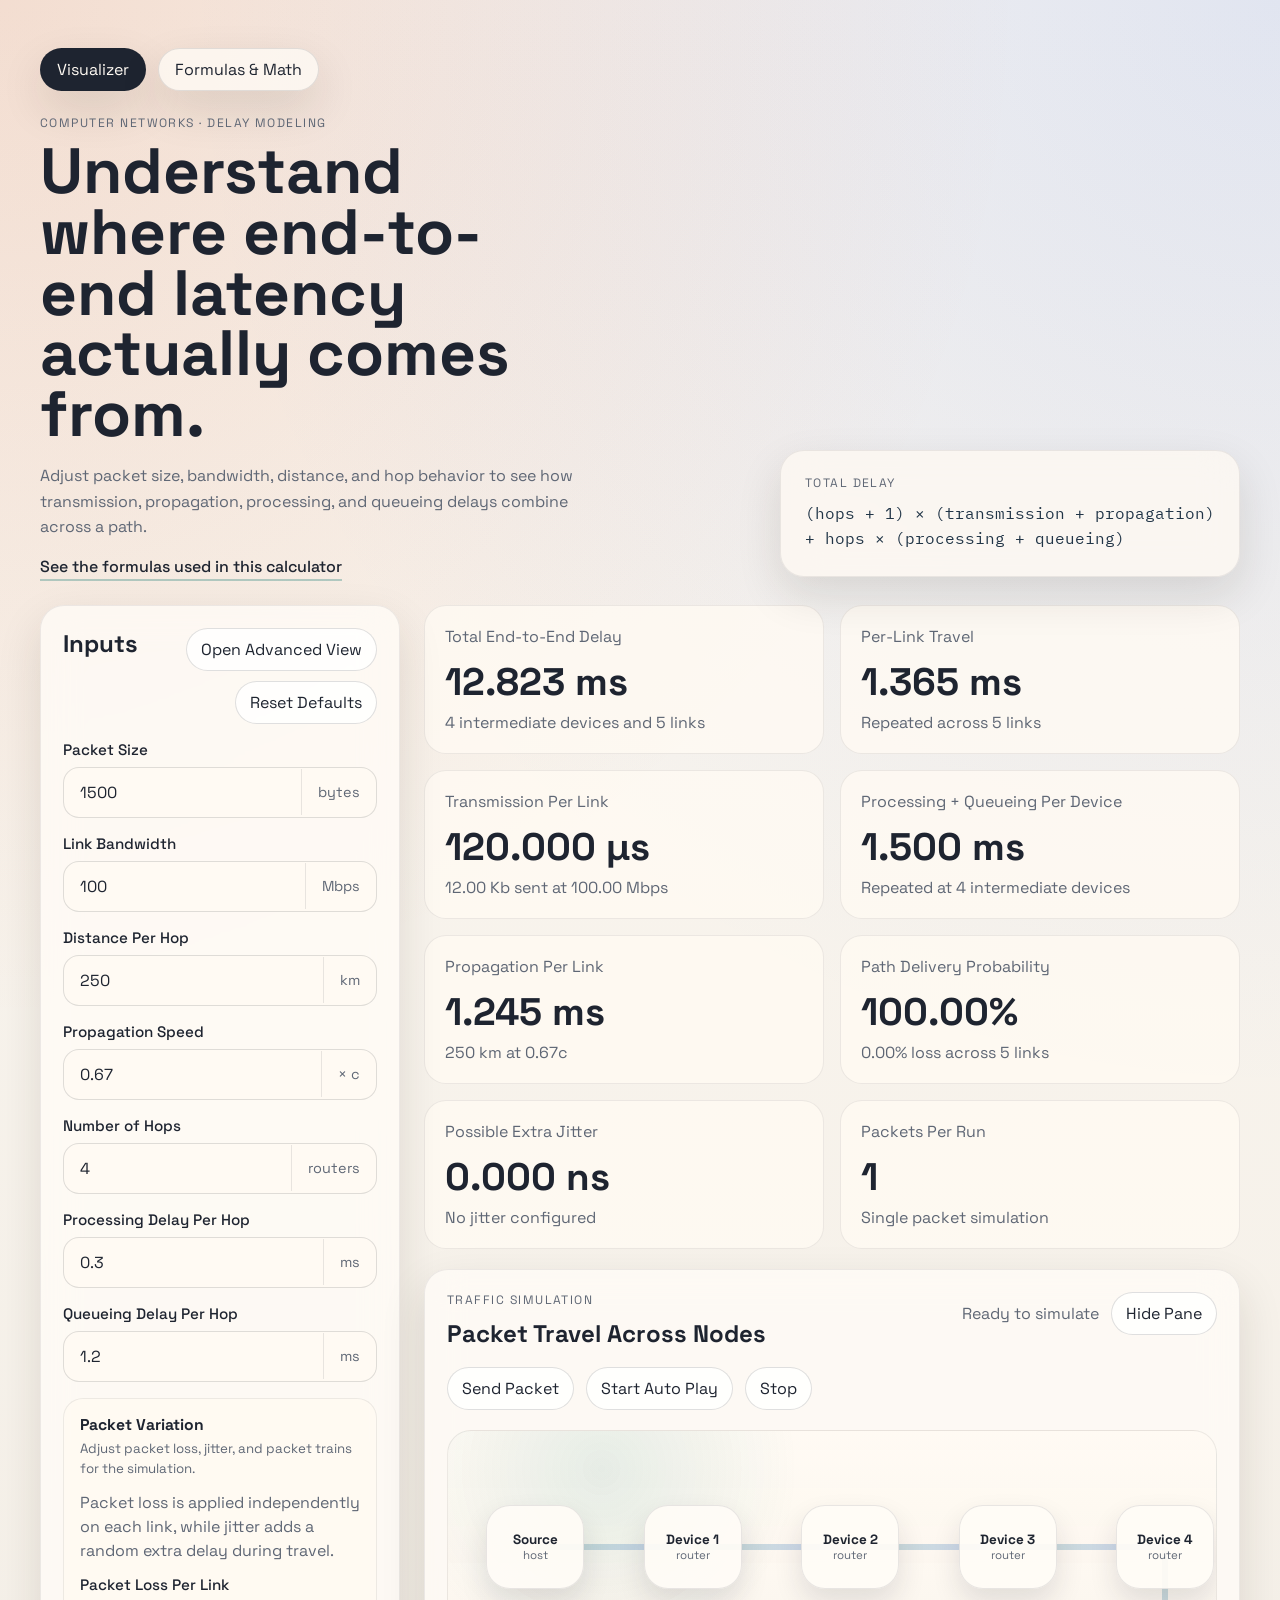
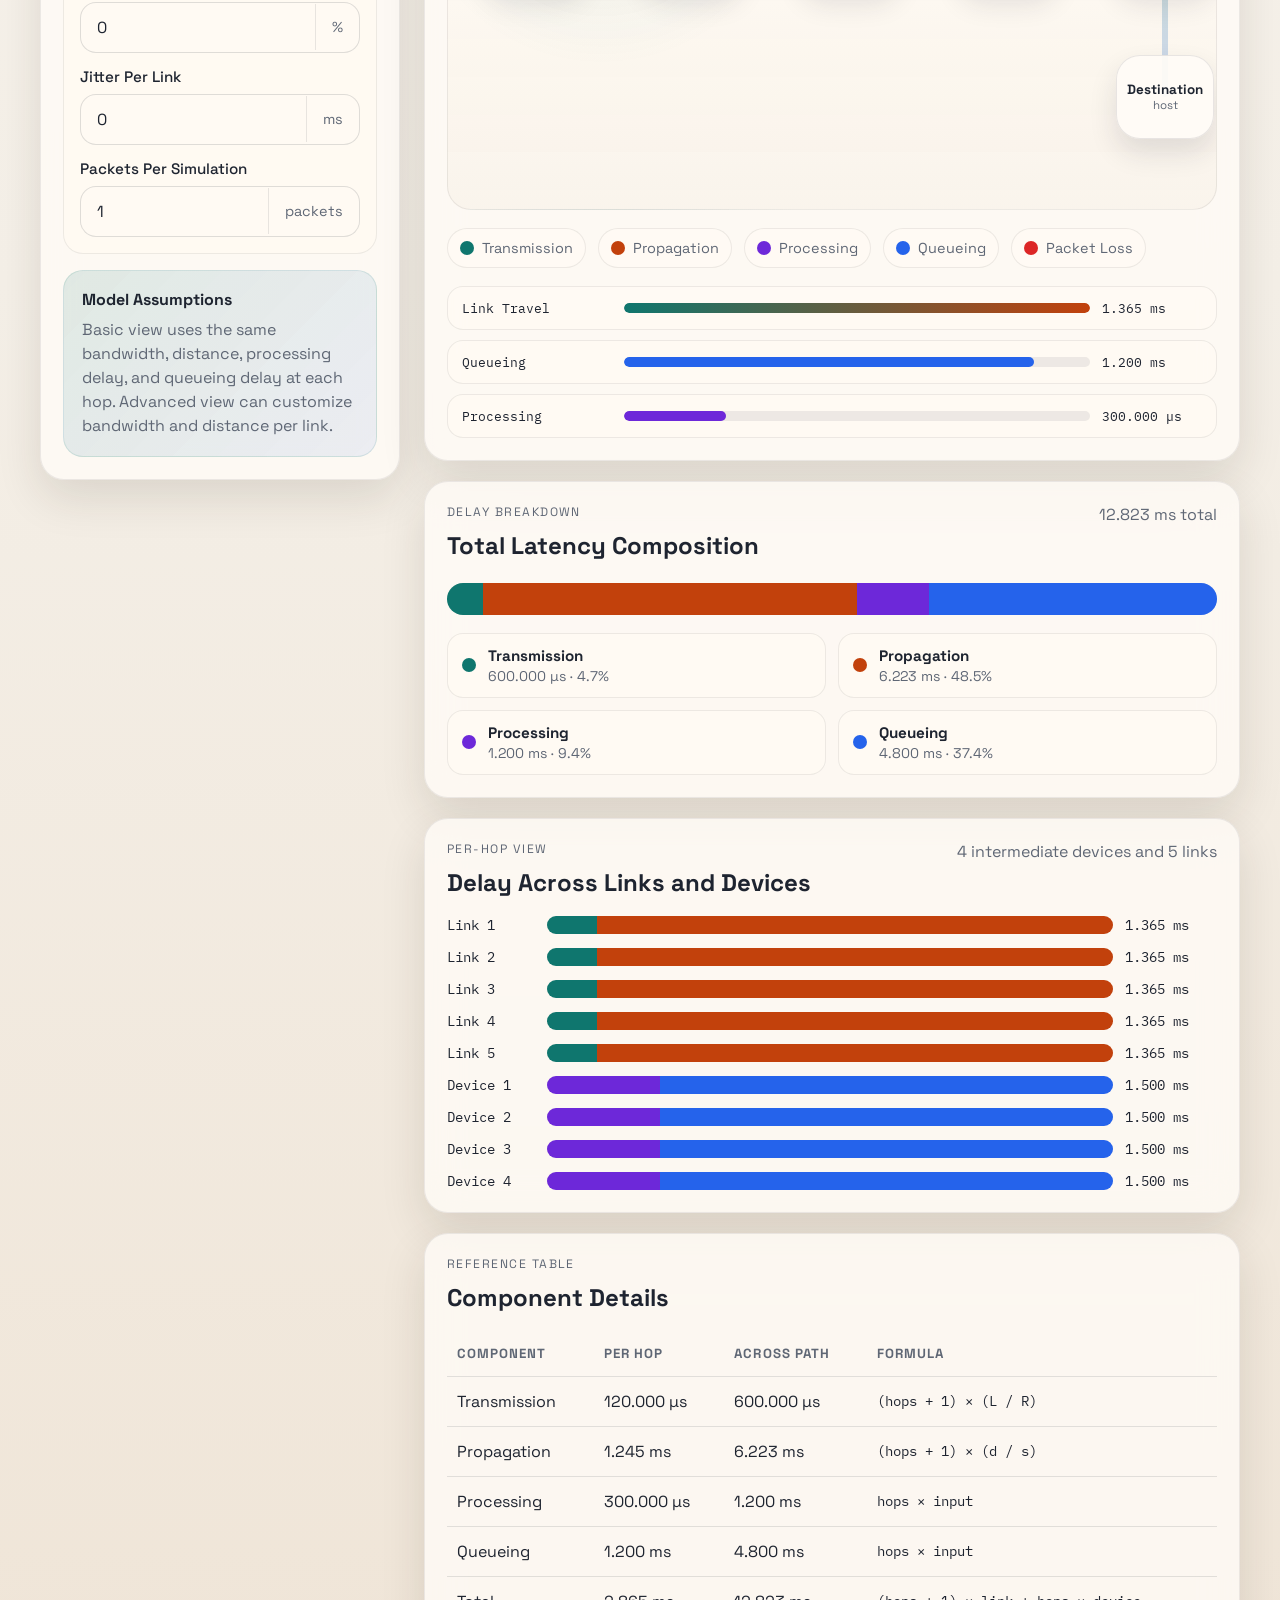
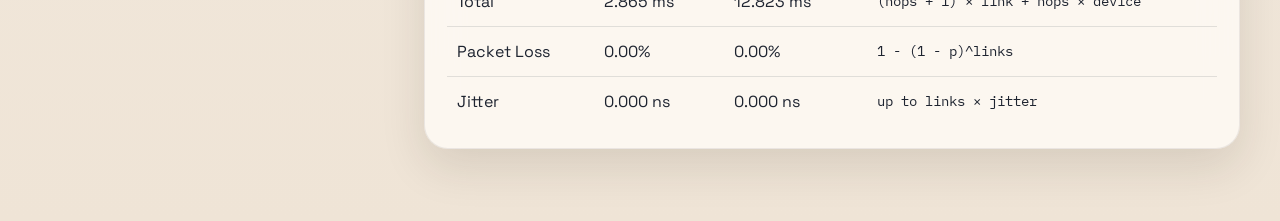
<file: index.html>
<!DOCTYPE html>
<html lang="en">
  <head>
    <meta charset="UTF-8" />
    <meta name="viewport" content="width=device-width, initial-scale=1.0" />
    <title>Network Delay Visualizer</title>
    <link rel="preconnect" href="https://fonts.googleapis.com" />
    <link rel="preconnect" href="https://fonts.gstatic.com" crossorigin />
    <link
      href="https://fonts.googleapis.com/css2?family=Space+Grotesk:wght@400;500;700&family=IBM+Plex+Mono:wght@400;500&display=swap"
      rel="stylesheet"
    />
    <link rel="stylesheet" href="styles.css" />
  </head>
  <body>
    <main class="page-shell">
      <nav class="top-nav" aria-label="Primary">
        <a class="nav-link is-active" href="index.html">Visualizer</a>
        <a class="nav-link" href="formulas.html">Formulas &amp; Math</a>
      </nav>

      <section class="hero">
        <div class="hero-copy">
          <p class="eyebrow">Computer Networks · Delay Modeling</p>
          <h1>Understand where end-to-end latency actually comes from.</h1>
          <p class="hero-text">
            Adjust packet size, bandwidth, distance, and hop behavior to see how
            transmission, propagation, processing, and queueing delays combine
            across a path.
          </p>
          <p class="hero-link-row">
            <a class="inline-link" href="formulas.html">
              See the formulas used in this calculator
            </a>
          </p>
        </div>
        <div class="hero-formula">
          <p class="formula-label">Total Delay</p>
          <p class="formula">
            (hops + 1) × (transmission + propagation) + hops × (processing + queueing)
          </p>
        </div>
      </section>

      <section class="workspace">
        <form class="control-panel" id="controls">
          <div class="panel-heading">
            <h2>Inputs</h2>
            <div class="panel-actions">
              <button type="button" class="ghost-button" id="toggleAdvancedView">
                Open Advanced View
              </button>
              <button type="button" class="ghost-button" id="resetButton">
                Reset Defaults
              </button>
            </div>
          </div>

          <label class="control">
            <span>Packet Size</span>
            <div class="control-input">
              <input
                id="packetSize"
                name="packetSize"
                type="number"
                min="1"
                max="1000000"
                step="1"
                value="1500"
              />
              <span class="unit">bytes</span>
            </div>
          </label>

          <label class="control">
            <span>Link Bandwidth</span>
            <div class="control-input">
              <input
                id="bandwidthMbps"
                name="bandwidthMbps"
                type="number"
                min="0.001"
                max="1000000"
                step="0.001"
                value="100"
              />
              <span class="unit">Mbps</span>
            </div>
          </label>

          <label class="control">
            <span>Distance Per Hop</span>
            <div class="control-input">
              <input
                id="distanceKm"
                name="distanceKm"
                type="number"
                min="0"
                max="40075"
                step="0.1"
                value="250"
              />
              <span class="unit">km</span>
            </div>
          </label>

          <label class="control">
            <span>Propagation Speed</span>
            <div class="control-input">
              <input
                id="propagationFactor"
                name="propagationFactor"
                type="number"
                min="0.01"
                max="1"
                step="0.01"
                value="0.67"
              />
              <span class="unit">× c</span>
            </div>
          </label>

          <label class="control">
            <span>Number of Hops</span>
            <div class="control-input">
              <input
                id="hops"
                name="hops"
                type="number"
                min="0"
                max="20"
                step="1"
                value="4"
              />
              <span class="unit">routers</span>
            </div>
          </label>

          <label class="control">
            <span>Processing Delay Per Hop</span>
            <div class="control-input">
              <input
                id="processingMs"
                name="processingMs"
                type="number"
                min="0"
                max="10000"
                step="0.01"
                value="0.3"
              />
              <span class="unit">ms</span>
            </div>
          </label>

          <label class="control">
            <span>Queueing Delay Per Hop</span>
            <div class="control-input">
              <input
                id="queueingMs"
                name="queueingMs"
                type="number"
                min="0"
                max="10000"
                step="0.01"
                value="1.2"
              />
              <span class="unit">ms</span>
            </div>
          </label>

          <section class="advanced-panel" id="advancedLinksPanel">
            <div class="advanced-panel-heading">
              <span>
                <strong>Packet Variation</strong>
                <small>
                  Adjust packet loss, jitter, and packet trains for the
                  simulation.
                </small>
              </span>
            </div>

            <p class="advanced-panel-copy">
              Packet loss is applied independently on each link, while jitter
              adds a random extra delay during travel.
            </p>

            <div class="advanced-panel-body">
              <label class="control">
                <span>Packet Loss Per Link</span>
                <div class="control-input">
                  <input
                    id="packetLossPercent"
                    name="packetLossPercent"
                    type="number"
                    min="0"
                    max="100"
                    step="0.1"
                    value="0"
                  />
                  <span class="unit">%</span>
                </div>
              </label>

              <label class="control">
                <span>Jitter Per Link</span>
                <div class="control-input">
                  <input
                    id="jitterMs"
                    name="jitterMs"
                    type="number"
                    min="0"
                    max="10000"
                    step="0.01"
                    value="0"
                  />
                  <span class="unit">ms</span>
                </div>
              </label>

              <label class="control">
                <span>Packets Per Simulation</span>
                <div class="control-input">
                  <input
                    id="packetCount"
                    name="packetCount"
                    type="number"
                    min="1"
                    max="100"
                    step="1"
                    value="1"
                  />
                  <span class="unit">packets</span>
                </div>
              </label>

              <div class="link-overrides-panel" id="linkOverridesPanel">
                <div class="advanced-link-grid" id="advancedLinkGrid"></div>
              </div>
            </div>
          </section>

          <div class="notes-card">
            <h3>Model Assumptions</h3>
            <p>
              Basic view uses the same bandwidth, distance, processing delay,
              and queueing delay at each hop. Advanced view can customize
              bandwidth and distance per link.
            </p>
          </div>
        </form>

        <section class="results-panel">
          <div class="summary-grid" id="summaryGrid"></div>

          <article class="visual-card simulation-card">
            <div class="card-header">
              <div>
                <p class="card-kicker">Traffic Simulation</p>
                <h2>Packet Travel Across Nodes</h2>
              </div>
              <div class="simulation-header-actions">
                <p class="card-caption" id="simulationStatus">
                  Ready to simulate
                </p>
                <button
                  type="button"
                  class="ghost-button simulation-toggle"
                  id="toggleSimulationPane"
                  aria-expanded="true"
                >
                  Hide Pane
                </button>
              </div>
            </div>

            <div class="simulation-pane-body" id="simulationPaneBody">
              <div class="simulation-controls" aria-label="Simulation controls">
                <button type="button" class="ghost-button" id="sendButton">
                  Send Packet
                </button>
                <button
                  type="button"
                  class="ghost-button"
                  id="toggleLoopButton"
                >
                  Start Auto Play
                </button>
                <button type="button" class="ghost-button" id="stopButton">
                  Stop
                </button>
              </div>

              <div class="simulation-stage" id="simulationStage">
                <div class="simulation-path" id="simulationPath"></div>
                <div class="packet-layer" id="packetLayer" aria-hidden="true"></div>
              </div>

              <div class="simulation-legend">
                <div class="legend-chip">
                  <span class="swatch" style="background:#0f766e;"></span>
                  <span>Transmission</span>
                </div>
                <div class="legend-chip">
                  <span class="swatch" style="background:#c2410c;"></span>
                  <span>Propagation</span>
                </div>
                <div class="legend-chip">
                  <span class="swatch" style="background:#6d28d9;"></span>
                  <span>Processing</span>
                </div>
                <div class="legend-chip">
                  <span class="swatch" style="background:#2563eb;"></span>
                  <span>Queueing</span>
                </div>
                <div class="legend-chip">
                  <span class="swatch" style="background:#dc2626;"></span>
                  <span>Packet Loss</span>
                </div>
              </div>

              <div class="simulation-timeline" id="simulationTimeline"></div>
            </div>
          </article>

          <article class="visual-card">
            <div class="card-header">
              <div>
                <p class="card-kicker">Delay Breakdown</p>
                <h2>Total Latency Composition</h2>
              </div>
              <p class="card-caption" id="totalDelayLabel"></p>
            </div>
            <div class="stacked-bar" id="stackedBar" aria-hidden="true"></div>
            <div class="legend" id="legend"></div>
          </article>

          <article class="visual-card">
            <div class="card-header">
              <div>
                <p class="card-kicker">Per-Hop View</p>
                <h2>Delay Across Links and Devices</h2>
              </div>
              <p class="card-caption" id="perHopLabel"></p>
            </div>
            <div class="hop-bars" id="hopBars"></div>
          </article>

          <article class="table-card">
            <div class="card-header">
              <div>
                <p class="card-kicker">Reference Table</p>
                <h2>Component Details</h2>
              </div>
            </div>
            <div class="table-wrap">
              <table>
                <thead>
                  <tr>
                    <th>Component</th>
                    <th>Per Hop</th>
                    <th>Across Path</th>
                    <th>Formula</th>
                  </tr>
                </thead>
                <tbody id="detailTable"></tbody>
              </table>
            </div>
          </article>
        </section>
      </section>
    </main>

    <script src="script.js"></script>
  </body>
</html>
</file>
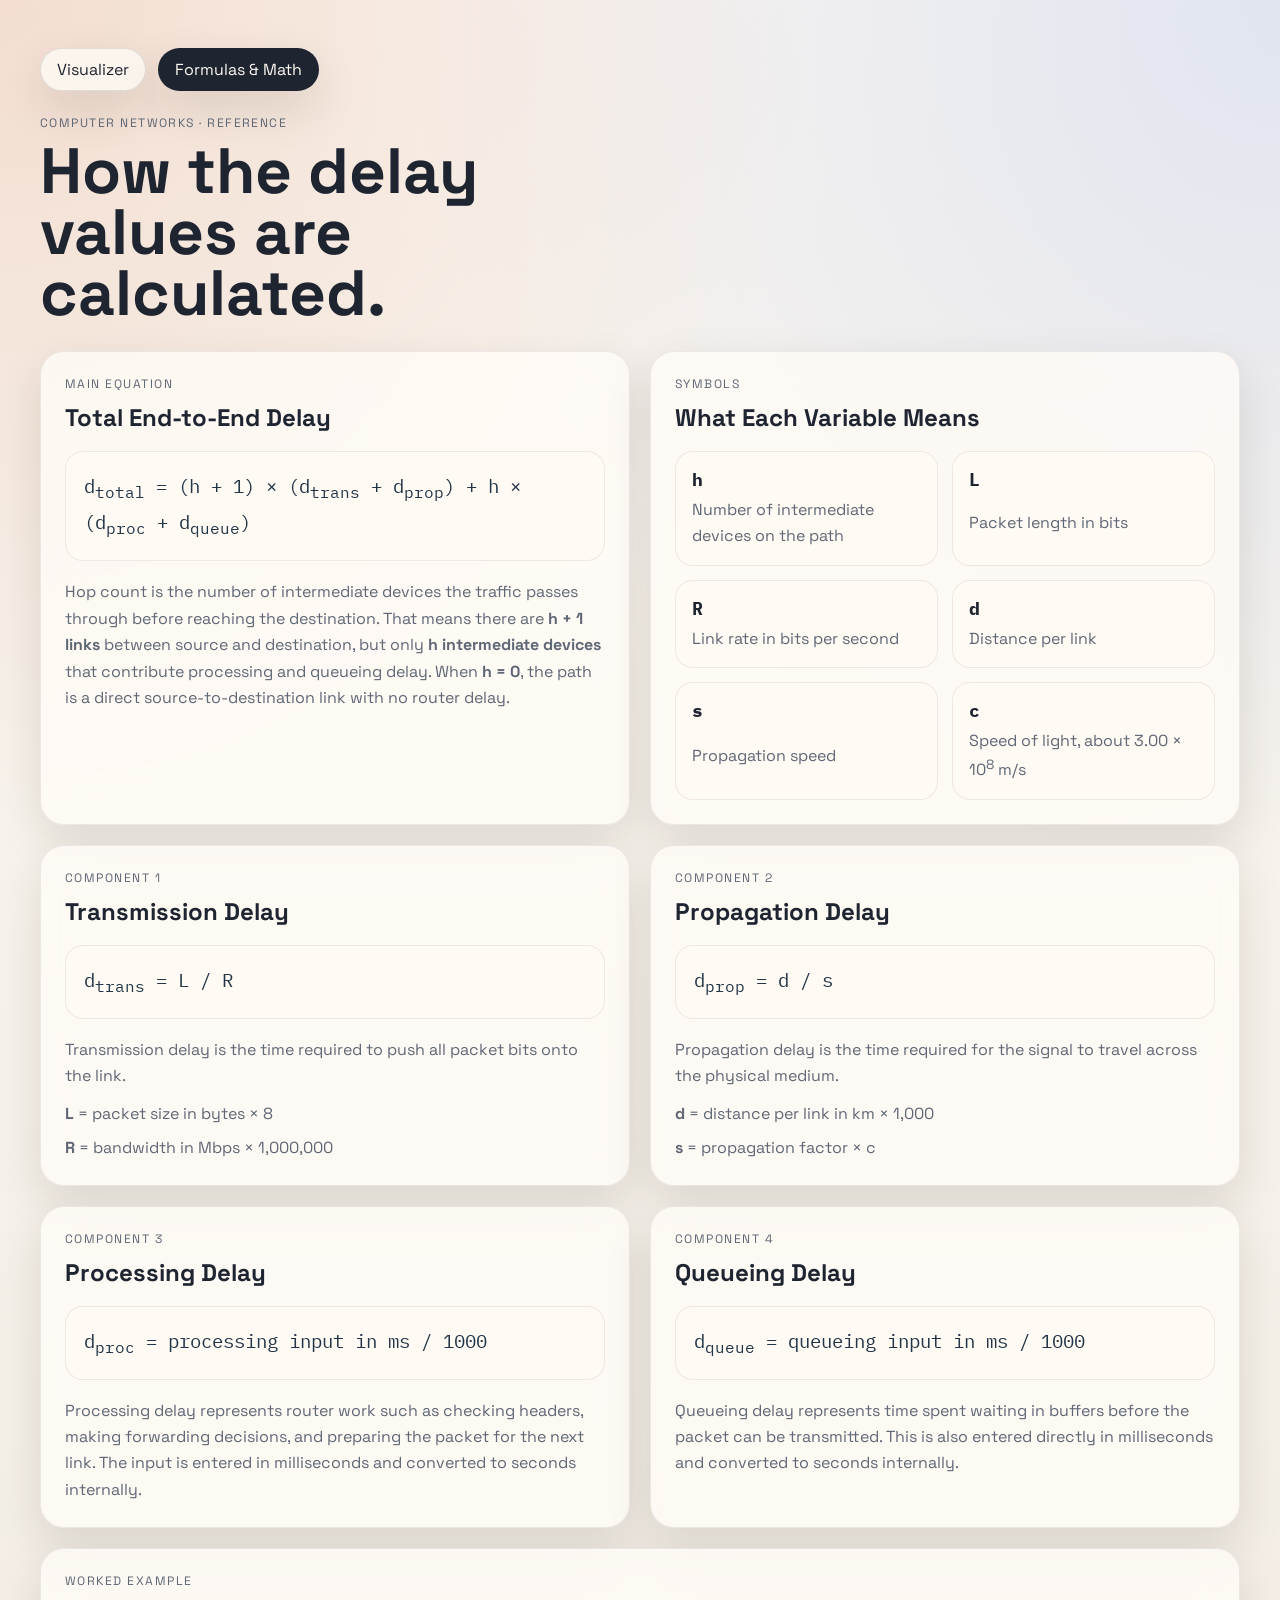
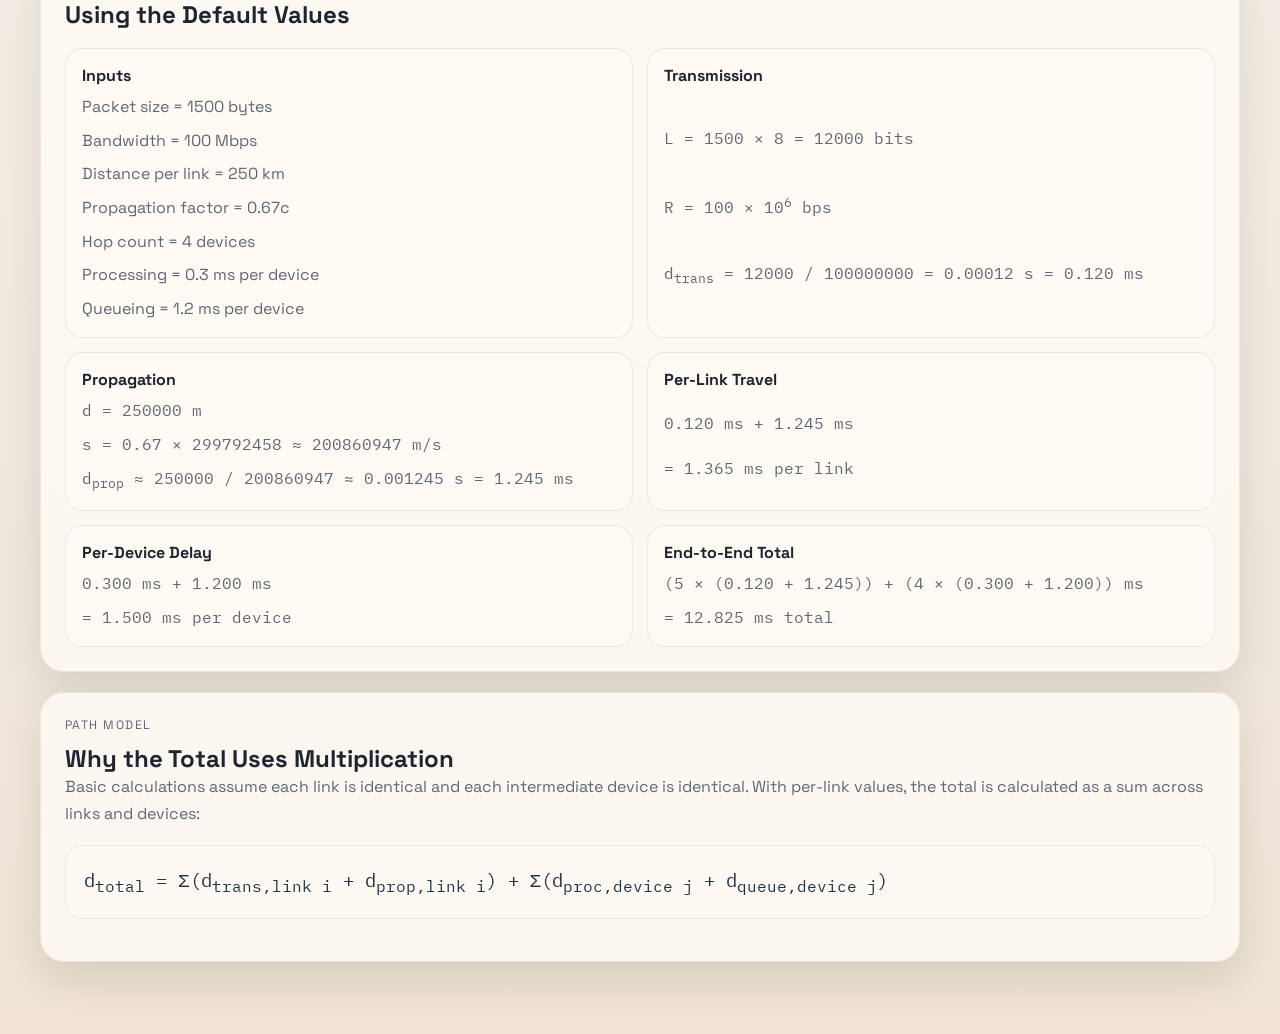
<file: formulas.html>
<!DOCTYPE html>
<html lang="en">
  <head>
    <meta charset="UTF-8" />
    <meta name="viewport" content="width=device-width, initial-scale=1.0" />
    <title>Network Delay Visualizer · Formulas</title>
    <link rel="preconnect" href="https://fonts.googleapis.com" />
    <link rel="preconnect" href="https://fonts.gstatic.com" crossorigin />
    <link
      href="https://fonts.googleapis.com/css2?family=Space+Grotesk:wght@400;500;700&family=IBM+Plex+Mono:wght@400;500&display=swap"
      rel="stylesheet"
    />
    <link rel="stylesheet" href="styles.css" />
  </head>
  <body>
    <main class="page-shell">
      <nav class="top-nav" aria-label="Primary">
        <a class="nav-link" href="index.html">Visualizer</a>
        <a class="nav-link is-active" href="formulas.html">Formulas &amp; Math</a>
      </nav>

      <section class="hero hero-single">
        <div class="hero-copy">
          <p class="eyebrow">Computer Networks · Reference</p>
          <h1>How the delay values are calculated.</h1>
        </div>
      </section>

      <section class="formula-layout">
        <article class="formula-card">
          <p class="card-kicker">Main Equation</p>
          <h2>Total End-to-End Delay</h2>
          <p class="math-block">
            d<sub>total</sub> = (h + 1) × (d<sub>trans</sub> + d<sub>prop</sub>)
            + h × (d<sub>proc</sub> + d<sub>queue</sub>)
          </p>
          <p class="formula-copy">
            Hop count is the number of intermediate devices the traffic passes
            through before reaching the destination. That means there are
            <strong>h + 1 links</strong> between source and destination, but
            only <strong>h intermediate devices</strong> that contribute
            processing and queueing delay. When <strong>h = 0</strong>, the
            path is a direct source-to-destination link with no router delay.
          </p>
        </article>

        <article class="formula-card">
          <p class="card-kicker">Symbols</p>
          <h2>What Each Variable Means</h2>
          <div class="symbol-grid">
            <div class="symbol-item">
              <strong>h</strong>
              <span>Number of intermediate devices on the path</span>
            </div>
            <div class="symbol-item">
              <strong>L</strong>
              <span>Packet length in bits</span>
            </div>
            <div class="symbol-item">
              <strong>R</strong>
              <span>Link rate in bits per second</span>
            </div>
            <div class="symbol-item">
              <strong>d</strong>
              <span>Distance per link</span>
            </div>
            <div class="symbol-item">
              <strong>s</strong>
              <span>Propagation speed</span>
            </div>
            <div class="symbol-item">
              <strong>c</strong>
              <span>Speed of light, about 3.00 × 10<sup>8</sup> m/s</span>
            </div>
          </div>
        </article>

        <article class="formula-card">
          <p class="card-kicker">Component 1</p>
          <h2>Transmission Delay</h2>
          <p class="math-block">d<sub>trans</sub> = L / R</p>
          <p class="formula-copy">
            Transmission delay is the time required to push all packet bits onto
            the link.
          </p>
          <div class="explanation-list">
            <p><strong>L</strong> = packet size in bytes × 8</p>
            <p><strong>R</strong> = bandwidth in Mbps × 1,000,000</p>
          </div>
        </article>

        <article class="formula-card">
          <p class="card-kicker">Component 2</p>
          <h2>Propagation Delay</h2>
          <p class="math-block">d<sub>prop</sub> = d / s</p>
          <p class="formula-copy">
            Propagation delay is the time required for the signal to travel
            across the physical medium.
          </p>
          <div class="explanation-list">
            <p><strong>d</strong> = distance per link in km × 1,000</p>
            <p><strong>s</strong> = propagation factor × c</p>
          </div>
        </article>

        <article class="formula-card">
          <p class="card-kicker">Component 3</p>
          <h2>Processing Delay</h2>
          <p class="math-block">
            d<sub>proc</sub> = processing input in ms / 1000
          </p>
          <p class="formula-copy">
            Processing delay represents router work such as checking headers,
            making forwarding decisions, and preparing the packet for the next
            link. The input is entered in milliseconds and converted to seconds
            internally.
          </p>
        </article>

        <article class="formula-card">
          <p class="card-kicker">Component 4</p>
          <h2>Queueing Delay</h2>
          <p class="math-block">
            d<sub>queue</sub> = queueing input in ms / 1000
          </p>
          <p class="formula-copy">
            Queueing delay represents time spent waiting in buffers before the
            packet can be transmitted. This is also entered directly in
            milliseconds and converted to seconds internally.
          </p>
        </article>

        <article class="formula-card formula-card-wide">
          <p class="card-kicker">Worked Example</p>
          <h2>Using the Default Values</h2>
          <div class="worked-grid">
            <div class="worked-step">
              <h3>Inputs</h3>
              <p>Packet size = 1500 bytes</p>
              <p>Bandwidth = 100 Mbps</p>
              <p>Distance per link = 250 km</p>
              <p>Propagation factor = 0.67c</p>
              <p>Hop count = 4 devices</p>
              <p>Processing = 0.3 ms per device</p>
              <p>Queueing = 1.2 ms per device</p>
            </div>
            <div class="worked-step">
              <h3>Transmission</h3>
              <p class="math-inline">L = 1500 × 8 = 12000 bits</p>
              <p class="math-inline">R = 100 × 10<sup>6</sup> bps</p>
              <p class="math-inline">
                d<sub>trans</sub> = 12000 / 100000000 = 0.00012 s = 0.120 ms
              </p>
            </div>
            <div class="worked-step">
              <h3>Propagation</h3>
              <p class="math-inline">d = 250000 m</p>
              <p class="math-inline">
                s = 0.67 × 299792458 ≈ 200860947 m/s
              </p>
              <p class="math-inline">
                d<sub>prop</sub> ≈ 250000 / 200860947 ≈ 0.001245 s = 1.245 ms
              </p>
            </div>
            <div class="worked-step">
              <h3>Per-Link Travel</h3>
              <p class="math-inline">
                0.120 ms + 1.245 ms
              </p>
              <p class="math-inline">= 1.365 ms per link</p>
            </div>
            <div class="worked-step">
              <h3>Per-Device Delay</h3>
              <p class="math-inline">
                0.300 ms + 1.200 ms
              </p>
              <p class="math-inline">= 1.500 ms per device</p>
            </div>
            <div class="worked-step">
              <h3>End-to-End Total</h3>
              <p class="math-inline">(5 × (0.120 + 1.245)) + (4 × (0.300 + 1.200)) ms</p>
              <p class="math-inline">= 12.825 ms total</p>
            </div>
          </div>
        </article>

        <article class="formula-card formula-card-wide">
          <p class="card-kicker">Path Model</p>
          <h2>Why the Total Uses Multiplication</h2>
          <p class="formula-copy">
            Basic calculations assume each link is identical and each
            intermediate device is identical. With per-link values, the total is
            calculated as a sum across links and devices:
          </p>
          <p class="math-block">
            d<sub>total</sub> = Σ(d<sub>trans,link i</sub> +
            d<sub>prop,link i</sub>) + Σ(d<sub>proc,device j</sub> +
            d<sub>queue,device j</sub>)
          </p>
        </article>
      </section>
    </main>
  </body>
</html>
</file>
<file: styles.css>
:root {
  --bg: #f4efe7;
  --panel: rgba(255, 252, 247, 0.8);
  --panel-strong: #fffaf3;
  --ink: #1e2430;
  --muted: #5f6775;
  --line: rgba(30, 36, 48, 0.12);
  --accent: #0f766e;
  --accent-2: #c2410c;
  --accent-3: #6d28d9;
  --accent-4: #2563eb;
  --shadow: 0 18px 45px rgba(40, 31, 20, 0.12);
  --radius: 24px;
}

* {
  box-sizing: border-box;
}

body {
  margin: 0;
  min-height: 100vh;
  font-family: "Space Grotesk", sans-serif;
  color: var(--ink);
  background:
    radial-gradient(circle at top left, rgba(194, 65, 12, 0.14), transparent 28%),
    radial-gradient(circle at top right, rgba(37, 99, 235, 0.12), transparent 30%),
    linear-gradient(180deg, #fbf7f1 0%, var(--bg) 55%, #efe4d6 100%);
}

button,
input {
  font: inherit;
}

.page-shell {
  width: min(1200px, calc(100% - 32px));
  margin: 0 auto;
  padding: 48px 0 72px;
}

.top-nav {
  display: flex;
  gap: 12px;
  margin-bottom: 24px;
  flex-wrap: wrap;
}

.nav-link,
.inline-link {
  color: var(--ink);
  text-decoration: none;
}

.nav-link {
  padding: 10px 16px;
  border-radius: 999px;
  border: 1px solid rgba(30, 36, 48, 0.12);
  background: rgba(255, 252, 247, 0.72);
  box-shadow: var(--shadow);
}

.nav-link.is-active {
  background: var(--ink);
  color: #fffaf3;
}

.hero-link-row {
  margin-top: 16px;
}

.inline-link {
  font-weight: 500;
  border-bottom: 2px solid rgba(15, 118, 110, 0.3);
  padding-bottom: 2px;
}

.hero {
  display: grid;
  gap: 24px;
  grid-template-columns: minmax(0, 1.4fr) minmax(280px, 0.9fr);
  align-items: end;
  margin-bottom: 28px;
}

.hero-single {
  grid-template-columns: 1fr;
}

.eyebrow,
.card-kicker,
.formula-label {
  margin: 0 0 10px;
  text-transform: uppercase;
  letter-spacing: 0.12em;
  font-size: 0.76rem;
  color: var(--muted);
}

h1,
h2,
h3,
p {
  margin: 0;
}

h1 {
  font-size: clamp(2.4rem, 5vw, 4.4rem);
  line-height: 0.95;
  max-width: 12ch;
}

.hero-text {
  margin-top: 18px;
  max-width: 58ch;
  line-height: 1.6;
  color: var(--muted);
}

.hero-formula {
  padding: 24px;
  border-radius: var(--radius);
  background: rgba(255, 250, 243, 0.72);
  border: 1px solid rgba(30, 36, 48, 0.08);
  box-shadow: var(--shadow);
  backdrop-filter: blur(18px);
}

.formula {
  font-family: "IBM Plex Mono", monospace;
  line-height: 1.6;
  color: #213547;
}

.workspace {
  display: grid;
  gap: 24px;
  grid-template-columns: minmax(280px, 360px) minmax(0, 1fr);
}

.control-panel,
.visual-card,
.table-card {
  border-radius: var(--radius);
  background: var(--panel);
  border: 1px solid rgba(30, 36, 48, 0.08);
  box-shadow: var(--shadow);
  backdrop-filter: blur(18px);
}

.control-panel {
  padding: 22px;
  display: grid;
  gap: 16px;
  align-self: start;
  position: sticky;
  top: 20px;
}

.panel-heading,
.card-header {
  display: flex;
  align-items: start;
  justify-content: space-between;
  gap: 16px;
}

.panel-actions {
  display: flex;
  gap: 10px;
  flex-wrap: wrap;
  justify-content: flex-end;
}

.ghost-button {
  border: 1px solid rgba(30, 36, 48, 0.14);
  background: rgba(255, 255, 255, 0.75);
  color: var(--ink);
  padding: 10px 14px;
  border-radius: 999px;
  cursor: pointer;
}

.control {
  display: grid;
  gap: 8px;
}

.control span:first-child {
  font-size: 0.95rem;
  font-weight: 500;
}

.control-input {
  display: grid;
  grid-template-columns: 1fr auto;
  align-items: center;
  border: 1px solid rgba(30, 36, 48, 0.14);
  background: var(--panel-strong);
  border-radius: 16px;
  overflow: hidden;
}

.control-input input {
  width: 100%;
  border: 0;
  background: transparent;
  padding: 14px 16px;
  color: var(--ink);
}

.control-input input:focus {
  outline: none;
}

.unit {
  padding: 14px 16px;
  border-left: 1px solid rgba(30, 36, 48, 0.1);
  color: var(--muted);
  font-size: 0.9rem;
  white-space: nowrap;
}

.notes-card {
  padding: 18px;
  border-radius: 20px;
  background: linear-gradient(135deg, rgba(15, 118, 110, 0.12), rgba(37, 99, 235, 0.08));
  border: 1px solid rgba(15, 118, 110, 0.12);
}

.notes-card h3 {
  font-size: 1rem;
  margin-bottom: 8px;
}

.notes-card p {
  color: var(--muted);
  line-height: 1.5;
}

.advanced-panel {
  display: grid;
  gap: 12px;
  padding: 16px;
  border-radius: 20px;
  background: rgba(255, 250, 243, 0.78);
  border: 1px solid rgba(30, 36, 48, 0.08);
}

.advanced-panel-heading span {
  display: grid;
  gap: 4px;
}

.advanced-panel-heading strong {
  font-size: 0.98rem;
}

.advanced-panel-heading small,
.advanced-panel-copy,
.advanced-link-meta {
  color: var(--muted);
  line-height: 1.5;
}

.advanced-panel-body {
  display: grid;
  gap: 14px;
}

.link-overrides-panel {
  display: grid;
  gap: 12px;
  padding-top: 6px;
  border-top: 1px solid rgba(30, 36, 48, 0.08);
}

.control-panel.is-basic .link-overrides-panel {
  display: none;
}

.control-panel.is-advanced .link-overrides-panel {
  display: grid;
}

.advanced-link-grid {
  display: grid;
  gap: 12px;
}

.advanced-link-card {
  display: grid;
  gap: 10px;
  padding: 14px;
  border-radius: 18px;
  background: rgba(255, 255, 255, 0.65);
  border: 1px solid rgba(30, 36, 48, 0.08);
}

.advanced-link-header {
  display: flex;
  align-items: baseline;
  justify-content: space-between;
  gap: 12px;
}

.advanced-link-inputs {
  display: grid;
  grid-template-columns: minmax(0, 1fr);
  gap: 10px;
}

.advanced-link-inputs .control {
  gap: 6px;
}

.advanced-link-inputs .control-input input {
  min-width: 0;
  padding-right: 20px;
}

.results-panel {
  display: grid;
  gap: 20px;
}

.simulation-card {
  overflow: hidden;
}

.simulation-header-actions {
  display: grid;
  grid-template-columns: minmax(0, 1fr) auto;
  align-items: center;
  gap: 12px;
  justify-content: flex-end;
}

.simulation-toggle {
  white-space: nowrap;
}

.simulation-header-actions .card-caption {
  min-width: 0;
  min-height: 1.2em;
  white-space: nowrap;
  overflow: hidden;
  text-overflow: ellipsis;
}

.simulation-pane-body {
  display: grid;
  gap: 0;
}

.simulation-card.is-collapsed .simulation-pane-body {
  display: none;
}

.simulation-controls,
.simulation-legend {
  display: flex;
  gap: 12px;
  flex-wrap: wrap;
}

.simulation-controls {
  margin-top: 18px;
}

.simulation-stage {
  position: relative;
  min-height: 220px;
  margin-top: 20px;
  padding: 32px 18px 28px;
  overflow-x: auto;
  overflow-y: hidden;
  border-radius: 24px;
  background:
    radial-gradient(circle at 20% 10%, rgba(15, 118, 110, 0.1), transparent 28%),
    linear-gradient(180deg, rgba(255, 250, 243, 0.94), rgba(249, 243, 234, 0.9));
  border: 1px solid rgba(30, 36, 48, 0.08);
}

.simulation-path {
  position: relative;
  min-height: 160px;
  min-width: 100%;
}

.packet-layer {
  position: absolute;
  top: 0;
  left: 0;
  bottom: 0;
  min-width: 100%;
  pointer-events: none;
}

.path-link {
  position: absolute;
  height: 6px;
  border-radius: 999px;
  background: linear-gradient(90deg, rgba(15, 118, 110, 0.22), rgba(37, 99, 235, 0.22));
  transform: translateY(-50%);
  transform-origin: left center;
}

.path-node {
  position: absolute;
  width: 98px;
  height: 84px;
  border-radius: 24px;
  transform: translate(-50%, -50%);
  background: rgba(255, 252, 247, 0.92);
  border: 1px solid rgba(30, 36, 48, 0.1);
  box-shadow: 0 14px 28px rgba(30, 36, 48, 0.12);
  display: grid;
  place-items: center;
  text-align: center;
  padding: 10px;
}

.path-node-copy {
  width: 100%;
  display: grid;
  justify-items: center;
  text-align: center;
}

.path-node strong,
.path-node span {
  display: block;
}

.path-node strong {
  font-size: 0.84rem;
  white-space: nowrap;
}

.path-node span {
  color: var(--muted);
  font-size: 0.72rem;
  line-height: 1.3;
}

.path-node.is-active {
  border-color: rgba(15, 118, 110, 0.35);
  box-shadow: 0 0 0 5px rgba(15, 118, 110, 0.12), 0 18px 30px rgba(30, 36, 48, 0.16);
}

.packet {
  position: absolute;
  top: 0;
  left: 0;
  width: var(--packet-size, 22px);
  height: var(--packet-size, 22px);
  border-radius: 50%;
  background: linear-gradient(135deg, #0f766e, #2563eb);
  box-shadow:
    0 0 0 var(--packet-glow, 6px) rgba(37, 99, 235, 0.12),
    0 10px 24px rgba(37, 99, 235, 0.28);
  transform: translate(-50%, -50%) scale(0);
  opacity: 1;
  transition: transform 180ms ease, opacity 220ms ease, box-shadow 220ms ease;
}

.packet.is-visible {
  transform: translate(-50%, -50%) scale(1);
}

.packet.is-fading {
  opacity: 0;
}

.packet.is-arrived {
  box-shadow:
    0 0 0 calc(var(--packet-glow, 6px) + 4px) rgba(15, 118, 110, 0.16),
    0 0 0 calc(var(--packet-glow, 6px) + 10px) rgba(37, 99, 235, 0.08),
    0 12px 28px rgba(15, 118, 110, 0.22);
  animation: packet-arrival 420ms ease-out forwards;
}

.packet.is-lost {
  background: linear-gradient(135deg, #dc2626, #f97316);
  box-shadow:
    0 0 0 var(--packet-glow, 6px) rgba(220, 38, 38, 0.14),
    0 10px 24px rgba(220, 38, 38, 0.3);
}

@keyframes packet-arrival {
  0% {
    transform: translate(-50%, -50%) scale(1);
    opacity: 1;
  }

  45% {
    transform: translate(-50%, -50%) scale(1.22);
    opacity: 1;
  }

  100% {
    transform: translate(-50%, -50%) scale(0.82);
    opacity: 0.18;
  }
}

.simulation-legend {
  margin-top: 18px;
}

.legend-chip {
  display: inline-flex;
  align-items: center;
  gap: 8px;
  padding: 10px 12px;
  border-radius: 999px;
  background: rgba(255, 250, 243, 0.82);
  border: 1px solid rgba(30, 36, 48, 0.08);
  color: var(--muted);
  font-size: 0.9rem;
}

.simulation-timeline {
  display: grid;
  gap: 10px;
  margin-top: 18px;
}

.timeline-step {
  display: grid;
  grid-template-columns: 150px minmax(0, 1fr) 100px;
  gap: 12px;
  align-items: center;
  padding: 12px 14px;
  border-radius: 16px;
  background: rgba(255, 250, 243, 0.82);
  border: 1px solid rgba(30, 36, 48, 0.08);
}

.timeline-step.is-active {
  border-color: rgba(15, 118, 110, 0.32);
  box-shadow: 0 0 0 4px rgba(15, 118, 110, 0.08);
}

.timeline-label,
.timeline-duration {
  font-family: "IBM Plex Mono", monospace;
  font-size: 0.84rem;
}

.timeline-track {
  height: 10px;
  border-radius: 999px;
  overflow: hidden;
  background: rgba(30, 36, 48, 0.08);
}

.timeline-fill {
  height: 100%;
  border-radius: 999px;
}

.formula-layout {
  display: grid;
  grid-template-columns: repeat(2, minmax(0, 1fr));
  gap: 20px;
}

.formula-card {
  padding: 24px;
  border-radius: var(--radius);
  background: var(--panel);
  border: 1px solid rgba(30, 36, 48, 0.08);
  box-shadow: var(--shadow);
  backdrop-filter: blur(18px);
}

.formula-card-wide {
  grid-column: 1 / -1;
}

.math-block,
.math-inline {
  font-family: "IBM Plex Mono", monospace;
  color: #213547;
}

.math-block {
  margin: 18px 0;
  padding: 18px;
  border-radius: 18px;
  background: rgba(255, 250, 243, 0.82);
  border: 1px solid rgba(30, 36, 48, 0.08);
  font-size: clamp(1rem, 2vw, 1.2rem);
  line-height: 1.7;
}

.formula-copy {
  color: var(--muted);
  line-height: 1.65;
}

.symbol-grid,
.worked-grid {
  display: grid;
  gap: 14px;
}

.symbol-grid {
  grid-template-columns: repeat(2, minmax(0, 1fr));
  margin-top: 18px;
}

.symbol-item,
.worked-step {
  padding: 16px;
  border-radius: 18px;
  background: rgba(255, 250, 243, 0.82);
  border: 1px solid rgba(30, 36, 48, 0.08);
}

.symbol-item {
  display: grid;
  gap: 6px;
}

.symbol-item strong {
  font-family: "IBM Plex Mono", monospace;
  font-size: 1.1rem;
}

.symbol-item span,
.worked-step p,
.explanation-list p {
  color: var(--muted);
  line-height: 1.6;
}

.worked-grid {
  grid-template-columns: repeat(2, minmax(0, 1fr));
  margin-top: 18px;
}

.worked-step {
  display: grid;
  gap: 8px;
}

.worked-step h3 {
  font-size: 1rem;
}

.explanation-list {
  display: grid;
  gap: 8px;
  margin-top: 12px;
}

.summary-grid {
  display: grid;
  grid-template-columns: repeat(2, minmax(0, 1fr));
  gap: 16px;
}

.summary-card {
  padding: 20px;
  border-radius: 22px;
  background: rgba(255, 250, 243, 0.8);
  border: 1px solid rgba(30, 36, 48, 0.08);
}

.summary-card p {
  color: var(--muted);
}

.summary-value {
  display: block;
  font-size: clamp(1.8rem, 3vw, 2.4rem);
  margin: 10px 0 6px;
}

.visual-card,
.table-card {
  padding: 22px;
}

.card-caption {
  color: var(--muted);
  text-align: right;
}

.stacked-bar {
  display: flex;
  height: 32px;
  border-radius: 999px;
  overflow: hidden;
  margin: 22px 0 18px;
  background: rgba(30, 36, 48, 0.08);
}

.stacked-bar-segment {
  min-width: 0;
}

.legend {
  display: grid;
  grid-template-columns: repeat(2, minmax(0, 1fr));
  gap: 12px;
}

.legend-item {
  display: flex;
  align-items: center;
  gap: 12px;
  padding: 12px 14px;
  border-radius: 16px;
  background: rgba(255, 250, 243, 0.8);
  border: 1px solid rgba(30, 36, 48, 0.08);
}

.swatch {
  width: 14px;
  height: 14px;
  border-radius: 999px;
  flex: 0 0 auto;
}

.legend-text {
  display: grid;
  gap: 2px;
}

.legend-text strong {
  font-size: 0.95rem;
}

.legend-text span {
  color: var(--muted);
  font-size: 0.88rem;
}

.hop-bars {
  display: grid;
  gap: 14px;
  margin-top: 18px;
}

.hop-row {
  display: grid;
  grid-template-columns: 88px minmax(0, 1fr) 92px;
  align-items: center;
  gap: 12px;
}

.hop-label,
.hop-total {
  font-family: "IBM Plex Mono", monospace;
  font-size: 0.88rem;
}

.hop-track {
  display: flex;
  height: 18px;
  border-radius: 999px;
  overflow: hidden;
  background: rgba(30, 36, 48, 0.08);
}

.table-wrap {
  overflow-x: auto;
  margin-top: 18px;
}

table {
  width: 100%;
  border-collapse: collapse;
}

th,
td {
  text-align: left;
  padding: 14px 10px;
  border-bottom: 1px solid var(--line);
}

th {
  color: var(--muted);
  font-size: 0.83rem;
  text-transform: uppercase;
  letter-spacing: 0.08em;
}

tbody tr:last-child td {
  border-bottom: 0;
}

.formula-cell {
  font-family: "IBM Plex Mono", monospace;
  font-size: 0.85rem;
}

@media (max-width: 980px) {
  .hero,
  .workspace,
  .formula-layout {
    grid-template-columns: 1fr;
  }

  .control-panel {
    position: static;
  }
}

@media (max-width: 680px) {
  .page-shell {
    width: min(100% - 20px, 1200px);
    padding-top: 28px;
  }

  .summary-grid,
  .legend,
  .symbol-grid,
  .worked-grid {
    grid-template-columns: 1fr;
  }

  .panel-actions {
    justify-content: flex-start;
  }

  .advanced-link-inputs {
    grid-template-columns: 1fr;
  }

  .simulation-header-actions {
    grid-template-columns: 1fr;
    justify-content: flex-start;
  }

  .timeline-step {
    grid-template-columns: 1fr;
  }

  .panel-heading,
  .card-header,
  .hop-row {
    grid-template-columns: 1fr;
  }

  .hop-row {
    display: grid;
  }

  .card-caption {
    text-align: left;
  }

  .simulation-header-actions .card-caption {
    white-space: normal;
    overflow: visible;
    text-overflow: clip;
  }
}
</file>
